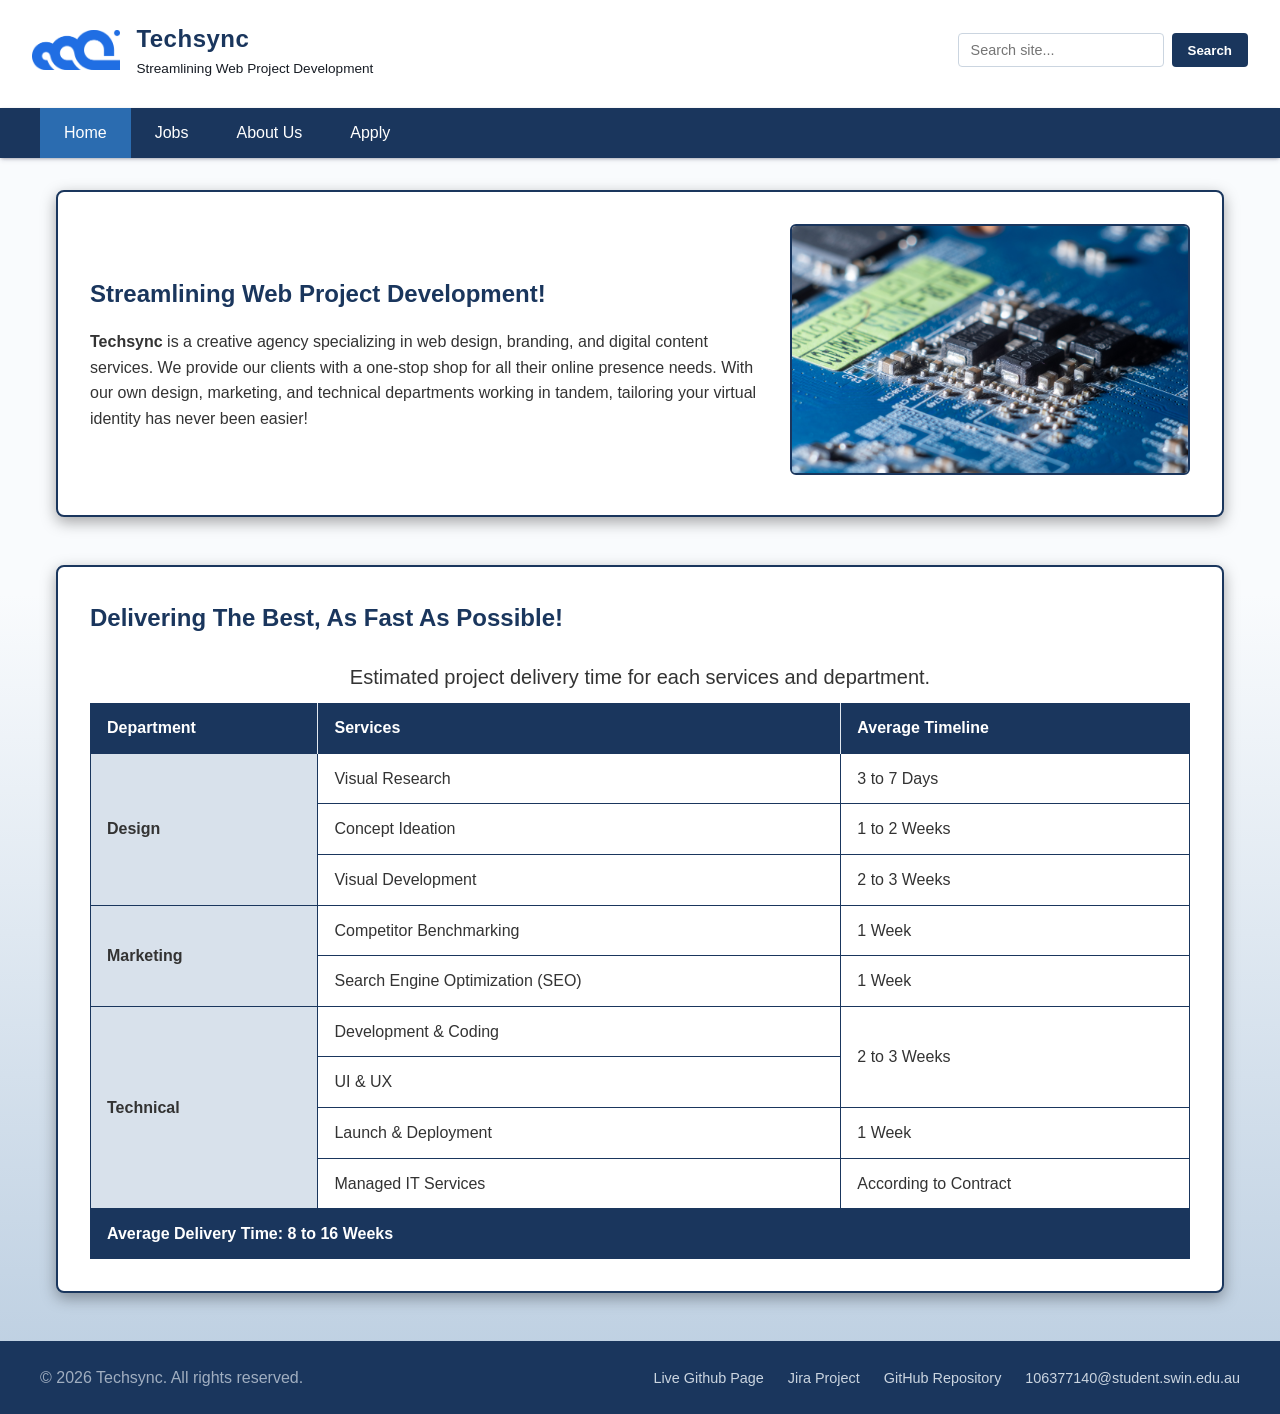
<file: index.html>
<!DOCTYPE html>
<html lang="en">

<head>
    <meta charset="UTF-8">
    <meta name="viewport" content="width=device-width, initial-scale=1.0">

    <title>Techsync | Home</title>

    <link rel="stylesheet" href="styles.css">
    <link rel="icon" type="image/x-icon" href="favicon.ico">

    <style>
        body {
            background-image: linear-gradient(180deg, rgba(249, 251, 253, 1) 42%, rgba(186, 205, 224, 1) 100%);
        }
    </style>

</head>

<body>
    <header class="site-header">
        <div class="header-container">
            <div class="brand-identity">
                <a href="index.html">
                    <img src="images/logoipsum-438.png" alt="Techsync Company Logo" class="logo">
                </a>
                <div class="brand-text">
                    <h1 style="letter-spacing: 0.5px;">Techsync</h1>
                    <p class="slogan">Streamlining Web Project Development</p>
                </div>
            </div>

            <div class="search-container">
                <label for="site-search" class="sr-only">Search site</label>
                <input type="text" id="site-search" placeholder="Search site...">
                <button type="button">Search</button>
            </div>
        </div>

        <!-- Nav Menu -->
        <nav class="common-nav" aria-label="Main Navigation">
            <ul>
                <li><a href="index.html" class="active">Home</a></li>
                <li><a href="jobs.html">Jobs</a></li>
                <li><a href="about.html">About Us</a></li>
                <li><a href="apply.html">Apply</a></li>
            </ul>
        </nav>
    </header>

    <main class="home-page">

        <section style="display: flex; align-items: center; gap: 2rem;" class="home-section" id="intro-section"> <!-- Inline CSS -->
            <div class="home-intro-text">
                <h2>Streamlining Web Project Development!</h2>
                <p><strong>Techsync</strong> is a creative agency specializing in web design, branding, and digital
                    content services. We
                    provide our clients with a one-stop shop for all their online presence needs. With our own design,
                    marketing, and technical departments working in tandem, tailoring your virtual identity has never
                    been easier! </p>
            </div>
            <div class="home-intro-image">
                <img src="images/homeimage.png" alt="A blue motherboard">
            </div>
        </section>

        <section class="home-section" id="table-section">
            <h2>Delivering The Best, As Fast As Possible!</h2>
            <div class="table-wrapper">
                <table>
                    <caption>Estimated project delivery time for each services and department.</caption>
                    <thead>
                        <tr>
                            <th scope="col">Department</th>
                            <th scope="col">Services</th>
                            <th scope="col">Average Timeline</th>
                        </tr>
                    </thead>
                    <tbody>
                        <tr>
                            <td rowspan="3" class="department"><strong>Design</strong>
                            <td>Visual Research</td>
                            <td>3 to 7 Days</td>
                        </tr>
                        <tr>
                            <td>Concept Ideation</td>
                            <td>1 to 2 Weeks</td>
                        </tr>
                        <tr>
                            <td>Visual Development</td>
                            <td>2 to 3 Weeks</td>
                        </tr>
                        <tr>

                            <td rowspan="2" class="department"><strong>Marketing</strong></td>
                            <td>Competitor Benchmarking</td>
                            <td>1 Week</td>
                        </tr>
                        <tr>
                            <td>Search Engine Optimization (SEO)</td>
                            <td>1 Week</td>
                        </tr>
                        <tr>
                            <td rowspan="4" class="department"><strong>Technical</strong></td>
                            <td>Development & Coding</td>
                            <td rowspan="2">2 to 3 Weeks</td>
                        </tr>
                        <tr>
                            <td>UI & UX</td>
                        </tr>
                        <tr>
                            <td>Launch & Deployment</td>
                            <td>1 Week</td>
                        </tr>
                        <tr>
                            <td>Managed IT Services</td>
                            <td>According to Contract</td>
                        </tr>
                        <tr>
                            <th colspan="3">
                                Average Delivery Time: 8 to 16 Weeks
                            </th>
                        </tr>
                    </tbody>
                </table>
            </div>
        </section>

    </main>


    <footer class="site-footer">
        <div class="footer-container">
            <p>&copy; 2026 Techsync. All rights reserved.</p>
            <ul class="footer-links">
                <li><a href="https://106377140.github.io/Applied-Web-Project-1">Live Github Page</a></li>
                <li><a href="https://techsync.atlassian.net/jira/software/projects/SCRUM/summary" target="_blank"
                        rel="noopener">Jira Project</a></li>
                <li><a href="https://github.com/106377140/Applied-Web-Project-1" target="_blank" rel="noopener">GitHub
                        Repository</a></li>
                <li><a href="mailto:106377140@student.swin.edu.au">106377140@student.swin.edu.au</a></li>
            </ul>
        </div>
    </footer>

</body>

</html>
</file>
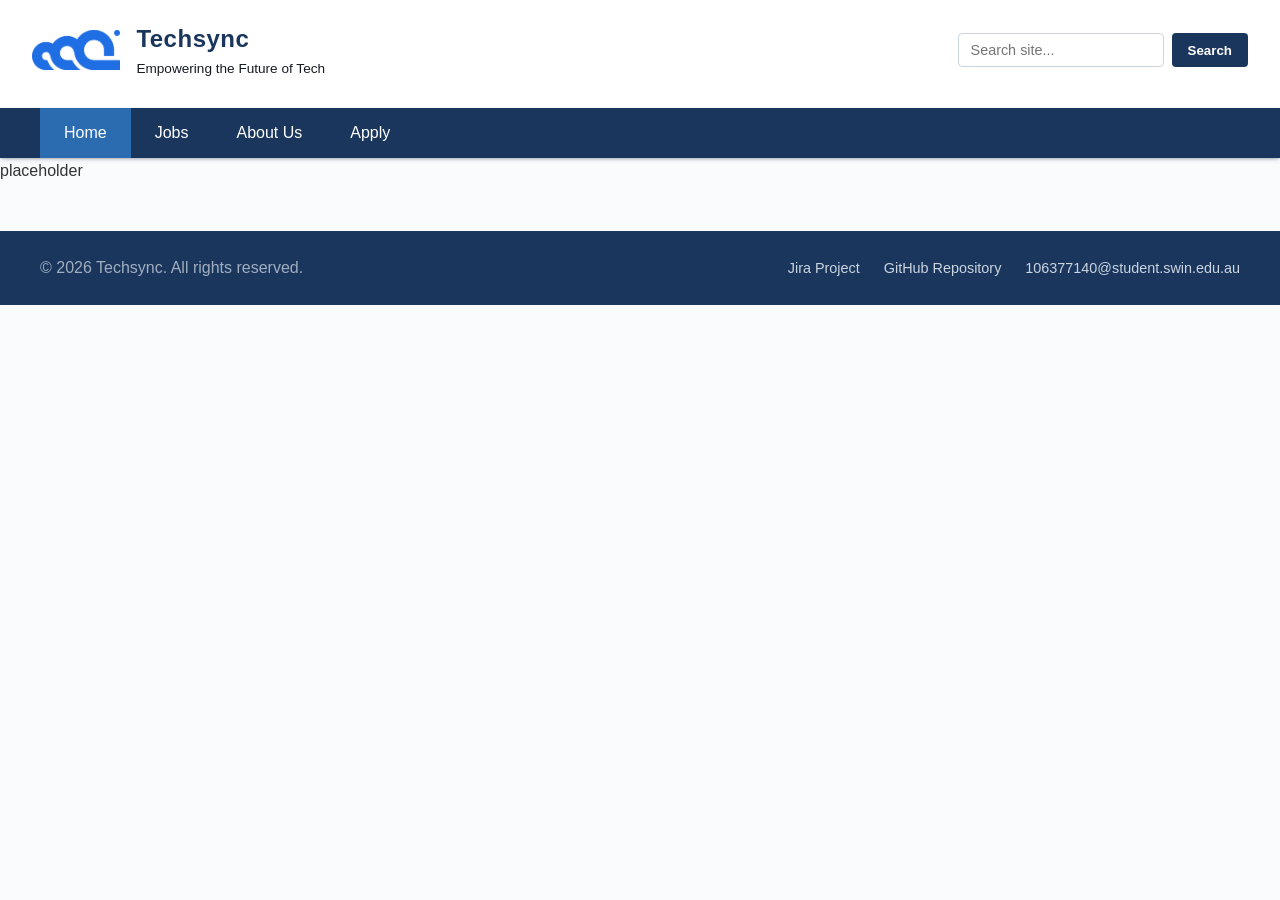
<file: docs/index.html>
<!DOCTYPE html>
<html lang="en">
<head>
    <meta charset="UTF-8">
    <meta name="viewport" content="width=device-width, initial-scale=1.0">
    <title>Techsync | Home</title>
    <link rel="stylesheet" href="..\styles.css">

    <style>
        .welcome-badge {
            background-color: #ebefff;
            color: #2368a8;
            padding: 0.25rem 0.75rem;
            border-radius: 9999px;
            font-size: 0.75rem;
            font-weight: 600;
            display: inline-block;
            margin-bottom: 0.5rem;
        }
    </style>
</head>

<body>
    <header class="site-header">
        <div class="header-container">
            <div class="brand-identity">
                <img src="..\images\logoipsum-438.png" alt="Techsync Company Logo" class="logo">
                <div class="brand-text">
                    <h1 style="letter-spacing: 0.5px;">Techsync</h1>
                    <p class="slogan">Empowering the Future of Tech</p>
                </div>
            </div>

            <div class="search-container">
                <label for="site-search" class="sr-only">Search site</label>
                <input type="text" id="site-search" placeholder="Search site..." aria-label="Search site">
                <button type="button">Search</button>
            </div>
        </div>

        <!-- Nav Menu -->
        <nav class="common-nav" aria-label="Main Navigation">
            <ul>
                <li><a href="index.html" class="active">Home</a></li>
                <li><a href="jobs.html">Jobs</a></li>
                <li><a href="about.html">About Us</a></li>
                <li><a href="apply.html">Apply</a></li>
            </ul>
        </nav>
    </header>
    
    <main>
        placeholder
    </main>


    <footer class="site-footer">
        <div class="footer-container">
            <p>&copy; 2026 Techsync. All rights reserved.</p>
            <ul class="footer-links">
                <li><a href="" target="_blank" rel="noopener">Jira Project</a></li>
                <li><a href="" target="_blank" rel="noopener">GitHub Repository</a></li>
                <li><a href="mailto:106377140@student.swin.edu.au">106377140@student.swin.edu.au</a></li>
            </ul>
        </div>
    </footer>

</body>
</html>
</file>
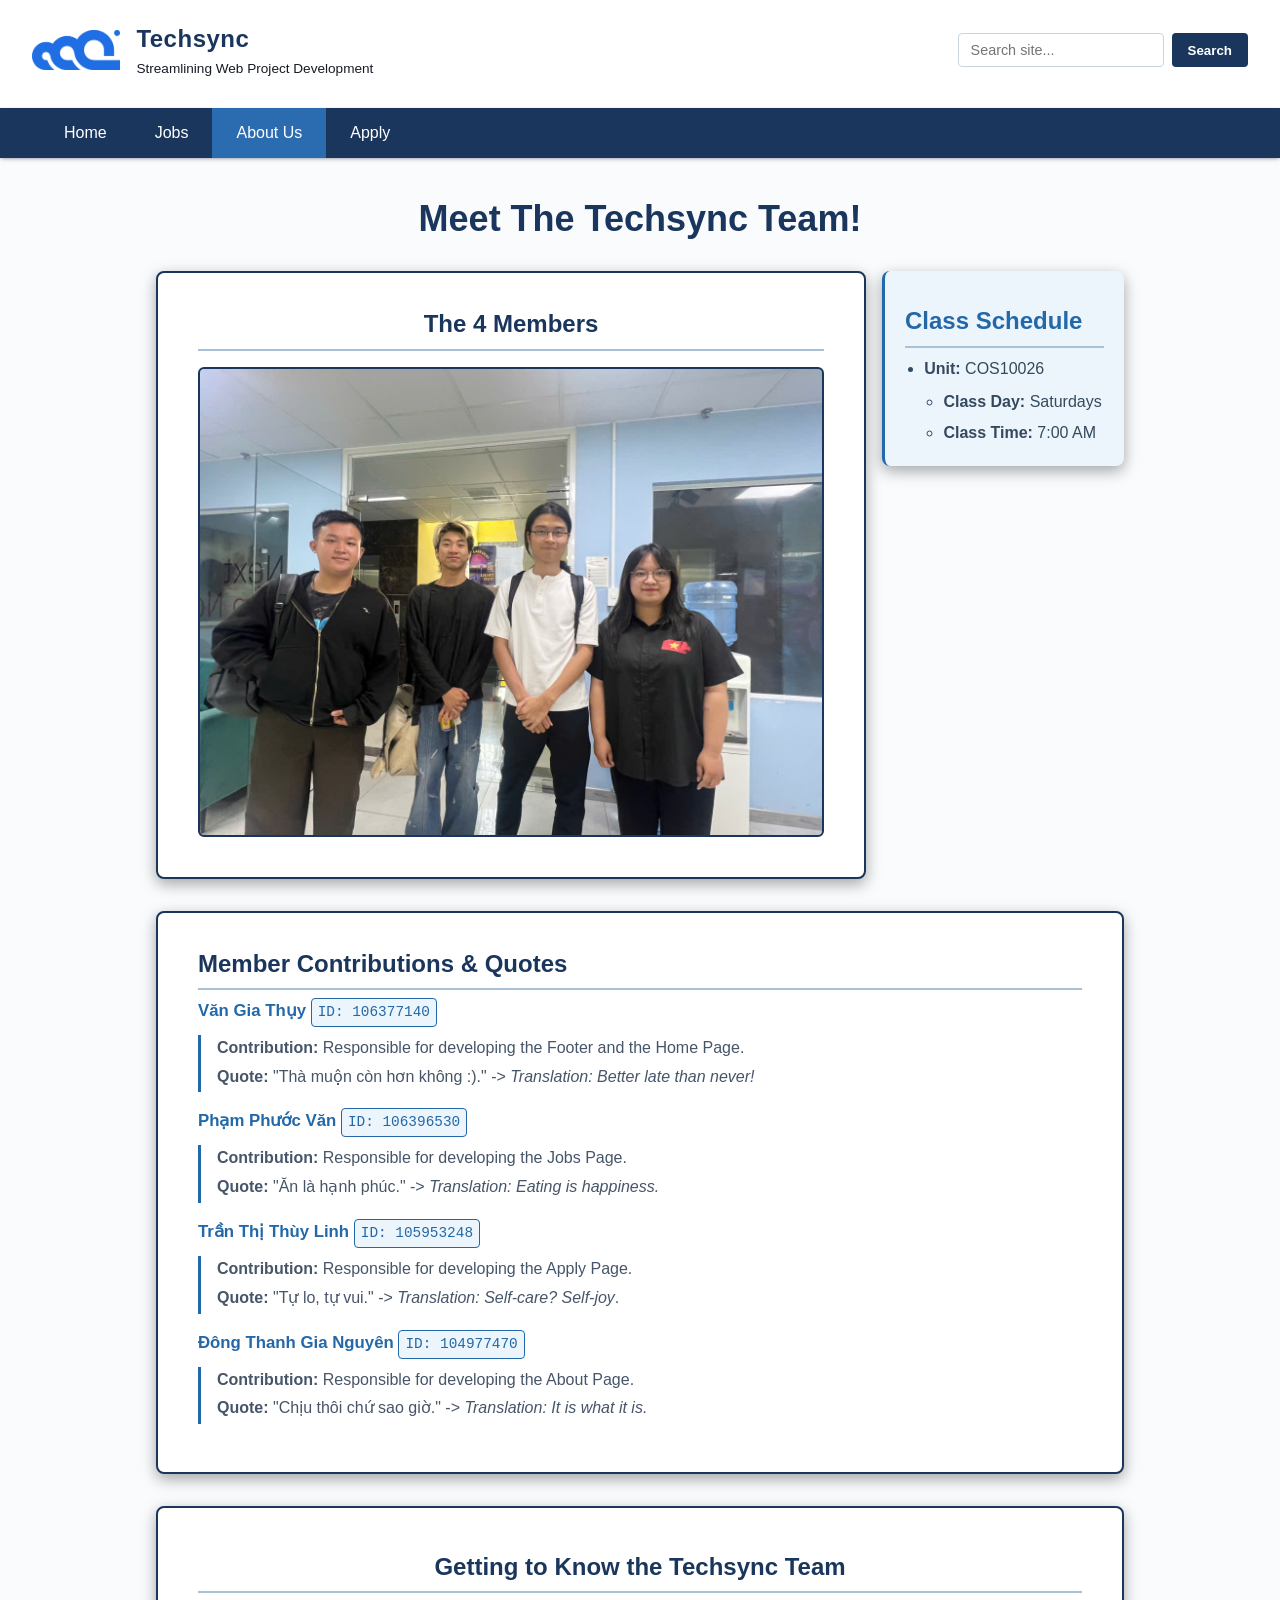
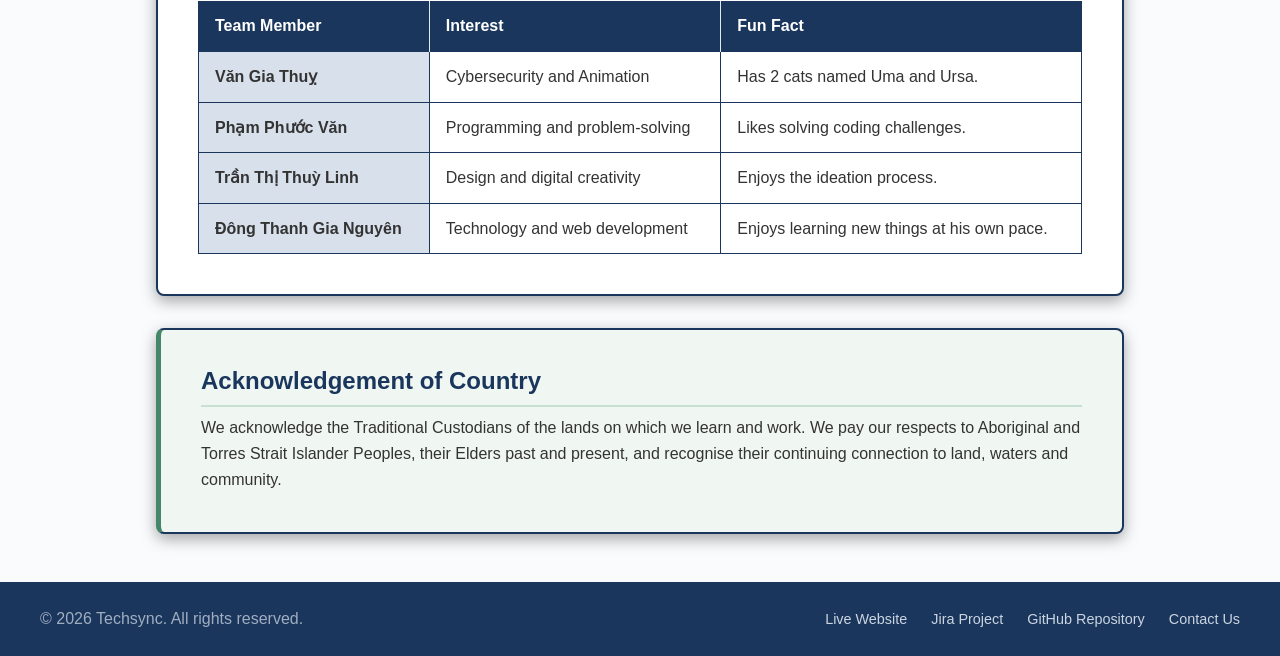
<file: about.html>
<!DOCTYPE html>
<html lang="en">

<head>
    <meta charset="UTF-8">
    <meta name="viewport" content="width=device-width, initial-scale=1.0">
    <meta name="description" content="Learn about the Techsync team and our Applied Web Project.">

    <title>Techsync | About Us</title>

    <link rel="stylesheet" href="styles.css">
    <link rel="icon" type="image/x-icon" href="favicon.ico">

    <style>
        .about-main .acknowledgement-section {
            background-color: #f0f7f2;
            border-left: 5px solid #43866a;
        }

        .about-main .acknowledgement-section h2 {
            border-bottom-color: #c7e0d1;
        }
    </style>
</head>

<body>

    <!-- HEADER -->
    <header class="site-header">
        <div class="header-container">
            <div class="brand-identity">
                <a href="index.html">
                    <img src="images/logoipsum-438.png" alt="Techsync Company Logo" class="logo">
                </a>
                <div class="brand-text">
                    <h1 style="letter-spacing: 0.5px;">Techsync</h1>
                    <p class="slogan">Streamlining Web Project Development</p>
                </div>
            </div>

            <div class="search-container">
                <label for="site-search" class="sr-only">Search site</label>
                <input type="text" id="site-search" placeholder="Search site...">
                <button type="button">Search</button>
            </div>
        </div>

        <!-- Nav Menu -->
        <nav class="common-nav" aria-label="Main Navigation">
            <ul>
                <li><a href="index.html">Home</a></li>
                <li><a href="jobs.html">Jobs</a></li>
                <li><a href="about.html" class="active">About Us</a></li>
                <li><a href="apply.html">Apply</a></li>
            </ul>
        </nav>
    </header>

   
    <main class="about-page">
        <div class="about-main">
            <h1>Meet The Techsync Team!</h1>


            <aside class="about-aside">
                <h2 style="color: #2368a8;">Class Schedule</h2>
                <ul>
                    <li><strong>Unit:</strong> COS10026
                        <ul>
                            <li><strong>Class Day:</strong> Saturdays</li>
                            <li><strong>Class Time:</strong> 7:00 AM</li>
                        </ul>
                    </li>
                </ul>
            </aside>

            <section id="about-image-section">
                <figure class="about-figure">
                    <img src="images/Team_member.jpg" alt="Techsync team">
                    <figcaption>
                        <h2>The 4 Members</h2>
                    </figcaption>
                </figure>
            </section>



            <section>
                <h2>Member Contributions & Quotes</h2>
                <dl>
                    <dt><strong>Văn Gia Thụy</strong> <span class="student-id">ID: 106377140</span></dt>
                    <dd>
                        <p><strong>Contribution: </strong>Responsible for developing the Footer and the Home Page.</p>
                        <p><strong>Quote: </strong>"Thà muộn còn hơn không :)." -> <em>Translation: Better late than
                                never!</em></p>
                    </dd>

                    <dt><strong>Phạm Phước Văn</strong> <span class="student-id">ID: 106396530</span>
                    </dt>
                    <dd>
                        <p><strong>Contribution: </strong>Responsible for developing the Jobs Page.</p>
                        <p><strong>Quote: </strong>"Ăn là hạnh phúc." -> <em>Translation: Eating is happiness.</em></p>
                    </dd>
                    <dt><strong>Trần Thị Thùy Linh</strong> <span class="student-id">ID: 105953248</span>
                    </dt>
                    <dd>
                        <p><strong>Contribution: </strong>Responsible for developing the Apply Page.</p>
                        <p><strong>Quote: </strong>"Tự lo, tự vui." -> <em>Translation: Self-care? Self-joy</em>.</p>
                    </dd>
                    <dt><strong>Đông Thanh Gia Nguyên</strong> <span class="student-id">ID: 104977470</span>
                    </dt>
                    <dd>
                        <p><strong>Contribution: </strong>Responsible for developing the About Page.</p>
                        <p><strong>Quote: </strong>"Chịu thôi chứ sao giờ." -> <em>Translation: It is what it is.</em></p>
                    </dd>
                </dl>
            </section>

            
            <section>
                <div class="table-wrapper">
                    <table>
                        <caption>
                            <h2>Getting to Know the Techsync Team</h2>
                        </caption>

                        <thead>
                            <tr>
                                <th scope="col">Team Member</th>
                                <th scope="col">Interest</th>
                                <th scope="col">Fun Fact</th>
                            </tr>
                        </thead>

                        <tbody>
                            <tr>
                                <td class="team-member"><strong>Văn Gia Thuỵ</strong></td>
                                <td>Cybersecurity and Animation</td>
                                <td>Has 2 cats named Uma and Ursa.</td>
                            </tr>

                            <tr>
                                <td class="team-member"><strong>Phạm Phước Văn</strong></td>
                                <td>Programming and problem-solving</td>
                                <td>Likes solving coding challenges.</td>
                            </tr>

                            <tr>
                                <td class="team-member"><strong>Trần Thị Thuỳ Linh</strong></td>
                                <td>Design and digital creativity</td>
                                <td>Enjoys the ideation process.</td>
                            </tr>

                            <tr>
                                <td class="team-member"><strong>Đông Thanh Gia Nguyên</strong></td>
                                <td>Technology and web development</td>
                                <td>Enjoys learning new things at his own pace.</td>
                            </tr>
                        </tbody>
                    </table>
                </div>
            </section>

            <section class="acknowledgement-section" aria-labelledby="acknowledgement-heading">

                <h2 id="acknowledgement-heading">
                    Acknowledgement of Country
                </h2>

                <p>
                    We acknowledge the Traditional Custodians of the lands
                    on which we learn and work. We pay our respects to
                    Aboriginal and Torres Strait Islander Peoples, their
                    Elders past and present, and recognise their continuing
                    connection to land, waters and community.
                </p>
            </section>
        </div>


    </main>


    <footer class="site-footer">
        <div class="footer-container">

            <p>&copy; 2026 Techsync. All rights reserved.</p>

            <ul class="footer-links">
                <li>
                    <a href="https://106377140.github.io/Applied-Web-Project-1">
                        Live Website
                    </a>
                </li>

                <li>
                    <a href="https://techsync.atlassian.net/jira/software/projects/SCRUM/summary" target="_blank"
                        rel="noopener noreferrer">
                        Jira Project
                    </a>
                </li>

                <li>
                    <a href="https://github.com/106377140/Applied-Web-Project-1" target="_blank"
                        rel="noopener noreferrer">
                        GitHub Repository
                    </a>
                </li>

                <li>
                    <a href="mailto:106377140@student.swin.edu.au">
                        Contact Us
                    </a>
                </li>
            </ul>
        </div>
    </footer>

</body>

</html>
</file>
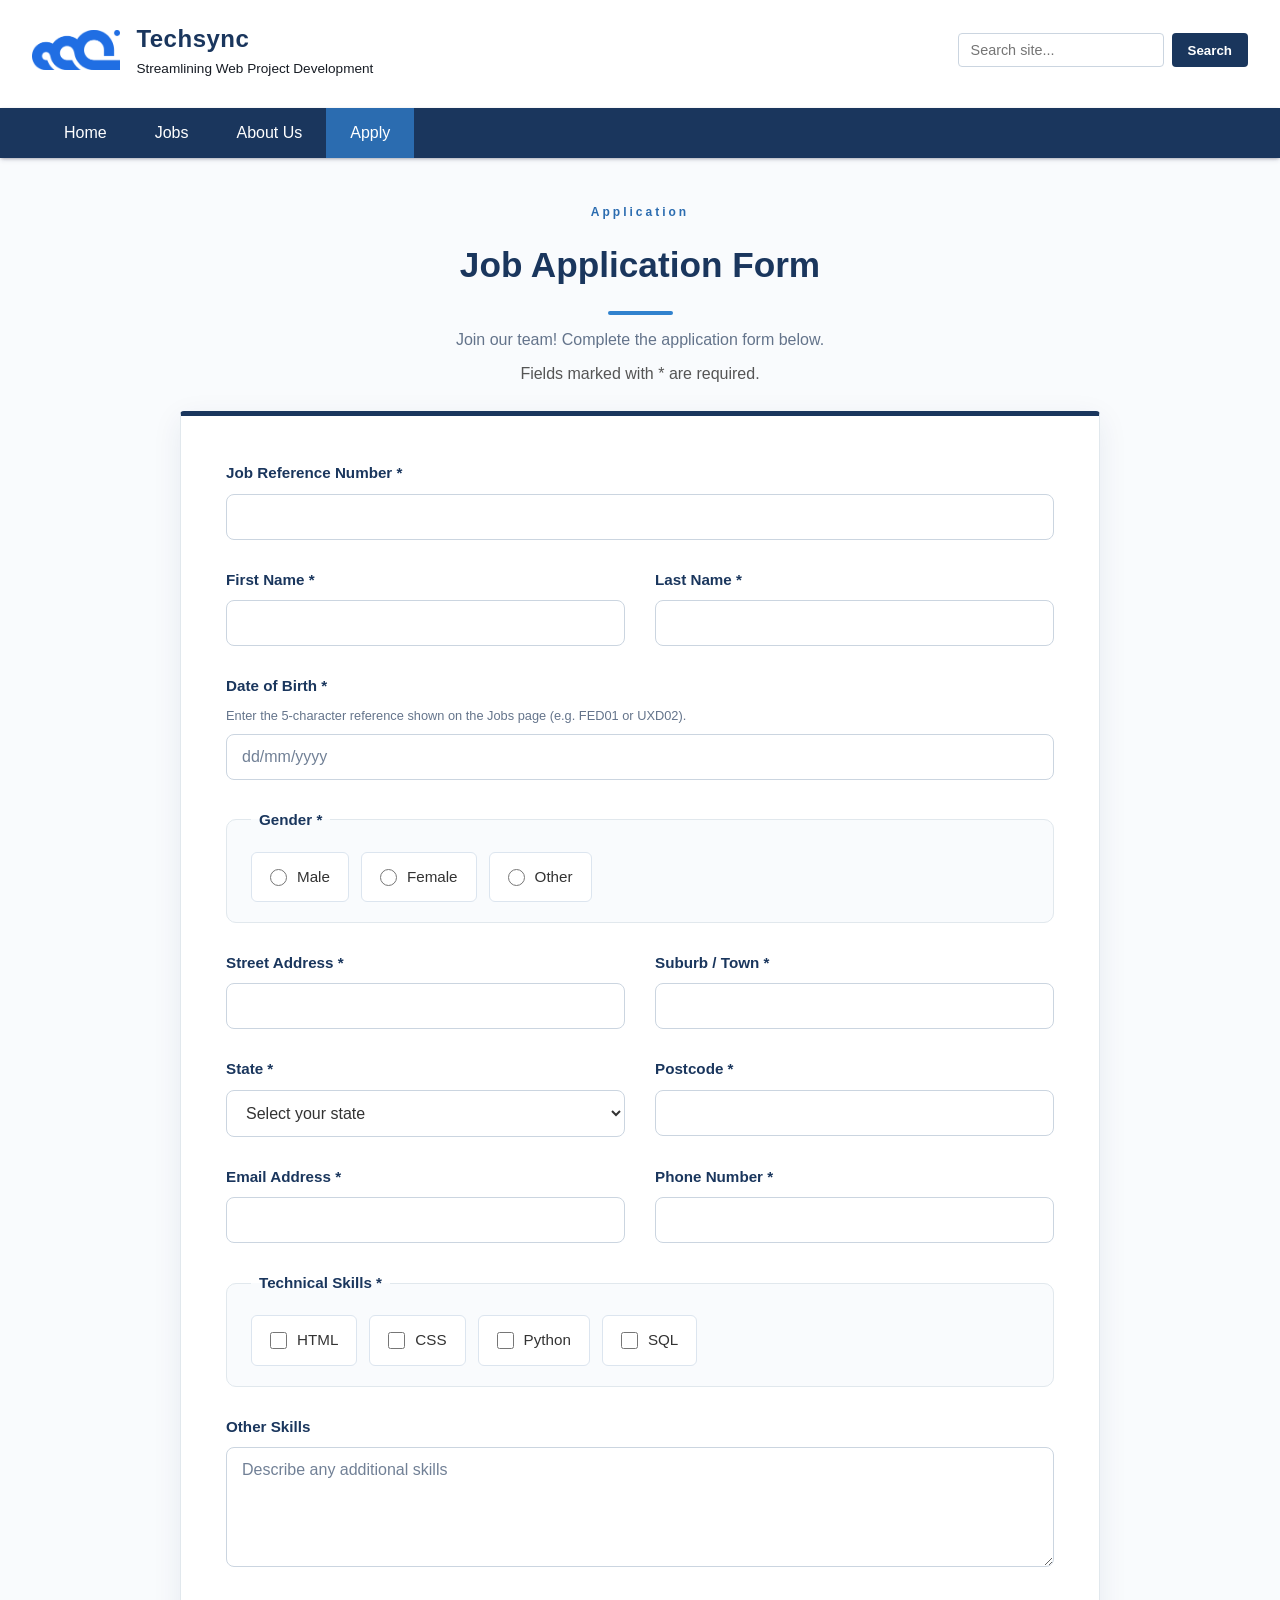
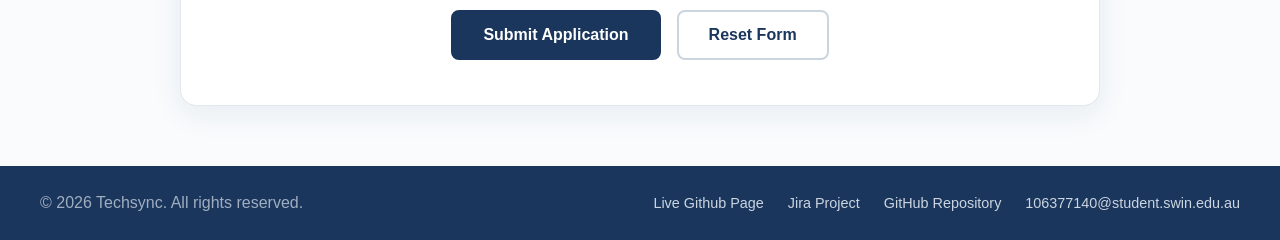
<file: apply.html>
<!DOCTYPE html>
<html lang="en">

<head>
    <meta charset="UTF-8">
    <meta name="viewport" content="width=device-width, initial-scale=1.0">
    <title>Techsync | Job Application</title>
    <link rel="stylesheet" href="styles.css">
    <link rel="icon" type="image/x-icon" href="favicon.ico">

    <style>
        .application-intro {
            text-align: center;
        }
    </style>
</head>

<body>

    <!-- Header -->
    <header class="site-header">
        <div class="header-container">
            <div class="brand-identity">
                <a href="index.html">
                    <img src="images/logoipsum-438.png" alt="Techsync Company Logo" class="logo">
                </a>
                <div class="brand-text">
                    <h1 style="letter-spacing: 0.5px;">Techsync</h1>
                    <p class="slogan">Streamlining Web Project Development</p>
                </div>
            </div>

            <div class="search-container">
                <label for="site-search" class="sr-only">Search site</label>
                <input type="text" id="site-search" placeholder="Search site...">
                <button type="button">Search</button>
            </div>
        </div>

        <!-- Nav Menu -->
        <nav class="common-nav" aria-label="Main Navigation">
            <ul>
                <li><a href="index.html">Home</a></li>
                <li><a href="jobs.html">Jobs</a></li>
                <li><a href="about.html">About Us</a></li>
                <li><a href="apply.html" class="active">Apply</a></li>
            </ul>
        </nav>
    </header>

    <main>

        <section class="application-intro">

            <h2>Job Application Form</h2>

            <p>
                Join our team! Complete the application form below.
            </p>

            <!-- Inline CSS -->
            <p style="color: #555;">
                Fields marked with * are required.
            </p>

        </section>

        <form action="https://mercury.swin.edu.au/it000000/formtest.php" method="post" class="application-form">

            <!-- Job Reference -->
            <div class="form-group form-full">
                <label for="jobref">
                    Job Reference Number *
                </label>

                <input type="text" id="jobref" name="jobref" pattern="[A-Za-z0-9]{5}" maxlength="5"
                    title="Enter exactly 5 letters or numbers" required>
            </div>

            <!-- First Name -->
            <div class="form-group">
                <label for="firstname">
                    First Name *
                </label>

                <input type="text" id="firstname" name="firstname" maxlength="20" pattern="[A-Za-z]{1,20}"
                    title="Use letters only, maximum 20 characters" required>
            </div>

            <!-- Last Name -->
            <div class="form-group">
                <label for="lastname">
                    Last Name *
                </label>

                <input type="text" id="lastname" name="lastname" maxlength="20" pattern="[A-Za-z]{1,20}"
                    title="Use letters only, maximum 20 characters" required>
            </div>

            <!-- Date of Birth -->
            <div class="form-group form-full">
                <label for="dob">
                    Date of Birth *
                </label>

                <small>Enter the 5-character reference shown on the Jobs page (e.g. FED01 or UXD02).</small>

                <input type="text" id="dob" name="dob" 
                    placeholder="dd/mm/yyyy" 
                    inputmode="numeric"
                    pattern="(0[1-9]|[12][0-9]|3[01])/(0[1-9]|1[0-2])/[0-9]{4}" 
                    title="Enter date as dd/mm/yyyy"
                    required>
            </div>

            <!-- Gender -->
            <fieldset class="form-group">

                <legend>Gender *</legend>

                <label>
                    <input type="radio" name="gender" value="male" required>
                    Male
                </label>

                <label>
                    <input type="radio" name="gender" value="female">
                    Female
                </label>

                <label>
                    <input type="radio" name="gender" value="other">
                    Other
                </label>

            </fieldset>

            <!-- Street Address -->
            <div class="form-group">
                <label for="address">
                    Street Address *
                </label>

                <input type="text" id="address" name="address" maxlength="40" required>
            </div>

            <!-- Suburb -->
            <div class="form-group">
                <label for="suburb">
                    Suburb / Town *
                </label>

                <input type="text" id="suburb" name="suburb" maxlength="40" required>
            </div>

            <!-- State -->
            <div class="form-group">
                <label for="state">
                    State *
                </label>

                <select id="state" name="state" required>

                    <option value="">
                        Select your state
                    </option>

                    <option value="VIC">VIC</option>
                    <option value="NSW">NSW</option>
                    <option value="QLD">QLD</option>
                    <option value="NT">NT</option>
                    <option value="WA">WA</option>
                    <option value="SA">SA</option>
                    <option value="TAS">TAS</option>
                    <option value="ACT">ACT</option>

                </select>
            </div>

            <!-- Postcode -->
            <div class="form-group">
                <label for="postcode">
                    Postcode *
                </label>

                <input type="text" id="postcode" name="postcode" pattern="[0-9]{4}" maxlength="4" inputmode="numeric"
                    title="Enter exactly 4 digits" required>
            </div>

            <!-- Email -->
            <div class="form-group">
                <label for="email">
                    Email Address *
                </label>

                <input type="email" id="email" name="email" required>
            </div>

            <!-- Phone -->
            <div class="form-group">
                <label for="phone">
                    Phone Number *
                </label>

                <input type="tel" id="phone" name="phone" pattern="[0-9]{8,12}" title="Enter 8 to 12 digits" required>
            </div>

            <!-- Skills -->
            <fieldset class="form-group">

                <legend>Technical Skills *</legend>

                <label>
                    <input type="checkbox" name="skills[]" value="HTML">
                    HTML
                </label>

                <label>
                    <input type="checkbox" name="skills[]" value="CSS">
                    CSS
                </label>

                <label>
                    <input type="checkbox" name="skills[]" value="Python">
                    Python
                </label>

                <label>
                    <input type="checkbox" name="skills[]" value="SQL">
                    SQL
                </label>

            </fieldset>

            <!-- Other Skills -->
            <div class="form-group form-full">

                <label for="otherskills">
                    Other Skills
                </label>

                <textarea id="otherskills" name="otherskills" 
                rows="5" 
                placeholder="Describe any additional skills"></textarea>

            </div>

            <!-- Buttons -->
            <div class="form-buttons">

                <button type="submit">
                    Submit Application
                </button>

                <button type="reset">
                    Reset Form
                </button>

            </div>

        </form>

    </main>

    <!-- Footer -->
    <footer class="site-footer">
        <div class="footer-container">
            <p>&copy; 2026 Techsync. All rights reserved.</p>
            <ul class="footer-links">
                <li><a href="https://106377140.github.io/Applied-Web-Project-1">Live Github Page</a></li>
                <li><a href="https://techsync.atlassian.net/jira/software/projects/SCRUM/summary" target="_blank"
                        rel="noopener">Jira Project</a></li>
                <li><a href="https://github.com/106377140/Applied-Web-Project-1" target="_blank" rel="noopener">GitHub
                        Repository</a></li>
                <li><a href="mailto:106377140@student.swin.edu.au">106377140@student.swin.edu.au</a></li>
            </ul>
        </div>
    </footer>

</body>

</html>
</file>
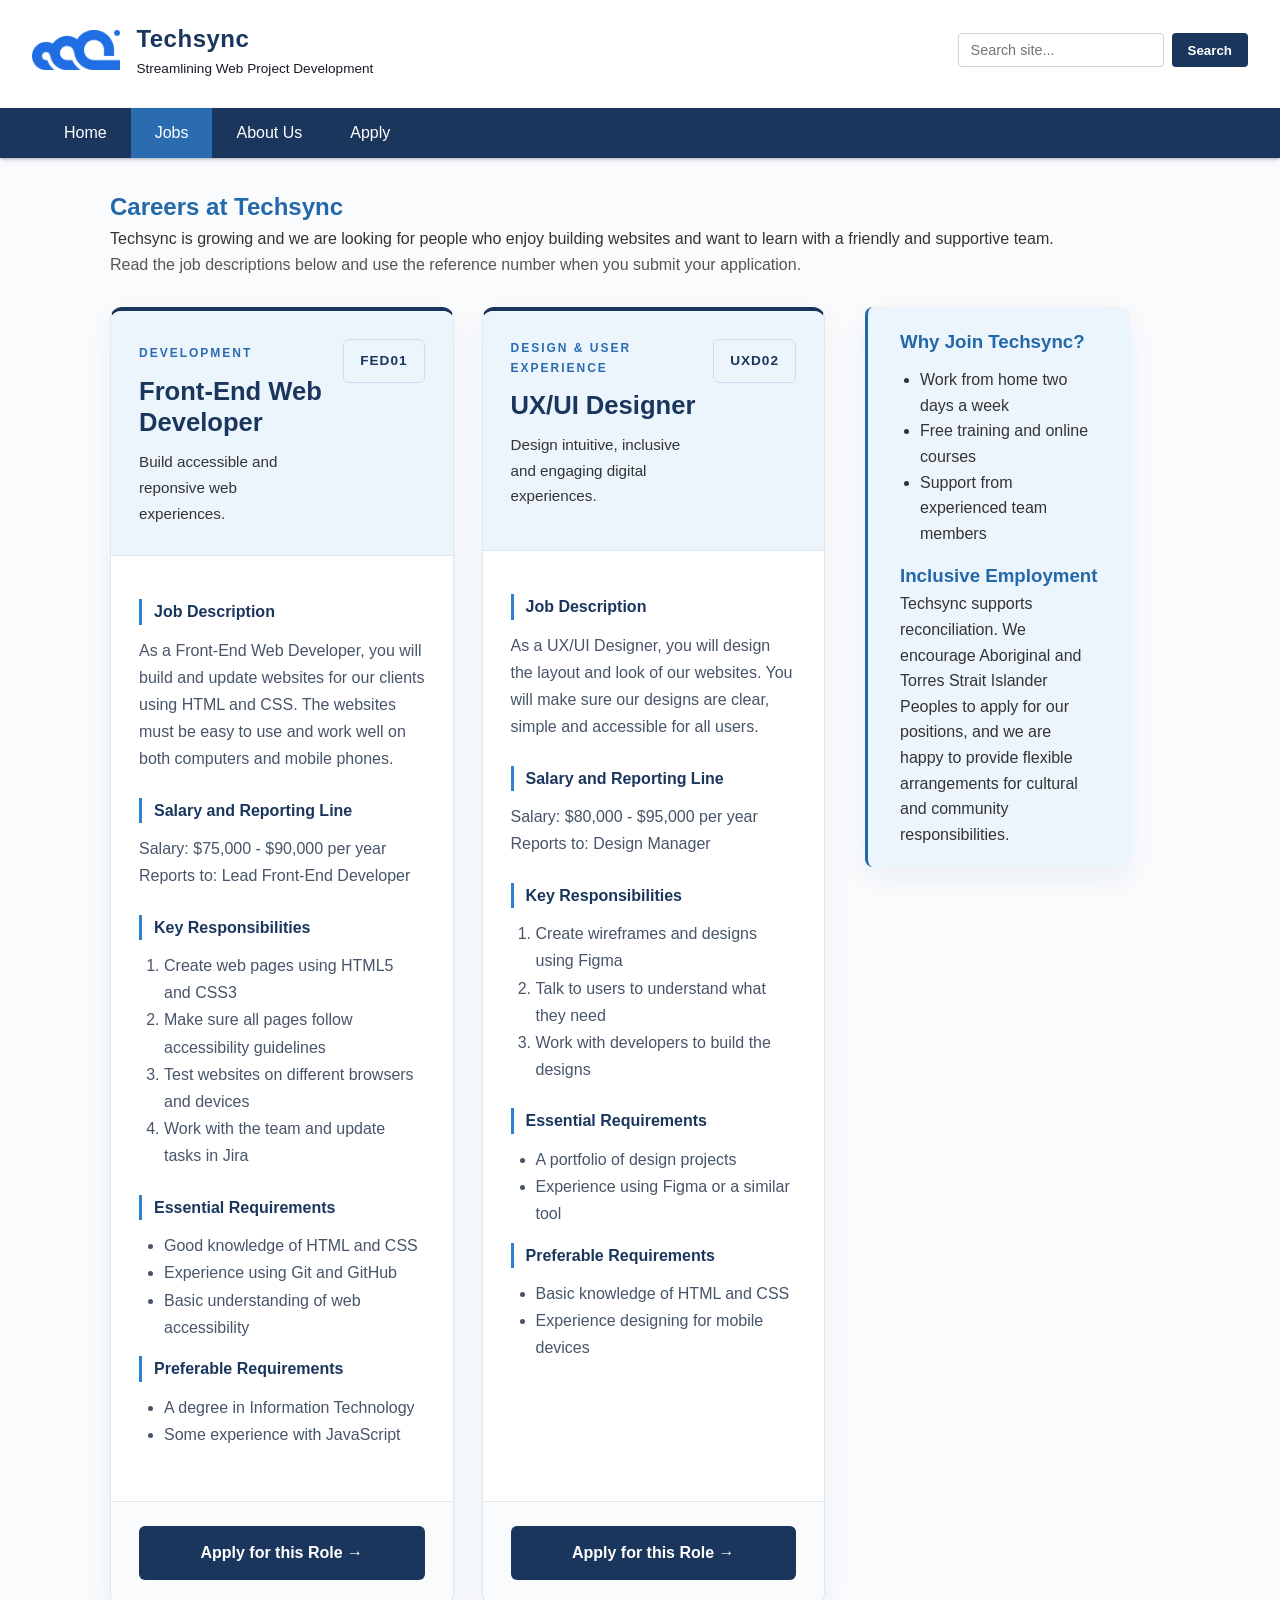
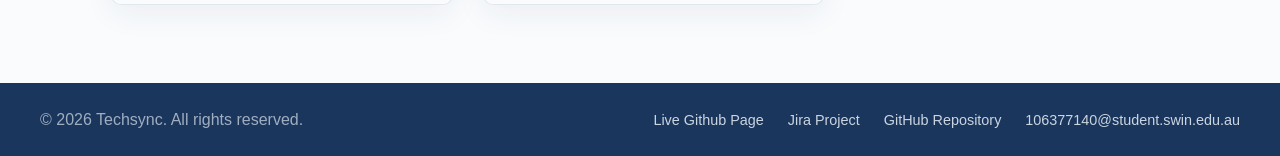
<file: jobs.html>
<!doctype html>
<!--
    Jobs page - Techsync
    Author: Phạm Phước Văn
    Acknowledgement: GenAI (Gemini) was used to help create this page.
    The content was checked and edited by Phạm Phước Văn.
-->
<html lang="en">

<head>
  <meta charset="UTF-8" />
  <meta name="viewport" content="width=device-width, initial-scale=1.0" />
  <meta name="description" content="Job vacancies at Techsync" />
  <meta name="author" content="Phuoc Van Pham" />

  <title>Techsync | Jobs</title>

  <link rel="stylesheet" href="styles.css" />
  <link rel="icon" type="image/x-icon" href="favicon.ico">

  <style>
    /* Embedded CSS for the Jobs page */
    .jobs-intro {
      margin-bottom: 30px;
    }

    .jobs-intro h2 {
      color: #2368a8;
    }

    .job-ref {
      color: #2368a8;
      font-weight: bold;
    }
  </style>
</head>

<body>
  <header class="site-header">

    <div class="header-container">
      <div class="brand-identity">
        <a href="index.html">
          <img src="images/logoipsum-438.png" alt="Techsync Company Logo" class="logo">
        </a>
        <div class="brand-text">
          <h1 style="letter-spacing: 0.5px;">Techsync</h1>
          <p class="slogan">Streamlining Web Project Development</p>
        </div>
      </div>

      <div class="search-container">
        <label for="site-search" class="sr-only">Search site</label>
        <input type="text" id="site-search" placeholder="Search site..." aria-label="Search site" />
        <button type="button">Search</button>
      </div>
    </div>

    <!-- Nav Menu -->
    <nav class="common-nav" aria-label="Main Navigation">
      <ul>
        <li><a href="index.html">Home</a></li>
        <li><a href="jobs.html" class="active">Jobs</a></li>
        <li><a href="about.html">About Us</a></li>
        <li><a href="apply.html">Apply</a></li>
      </ul>
    </nav>
  </header>

  <!-- Main Content -->
  <main class="jobs-page">
    <!-- Jobs Introduction -->
    <section class="jobs-intro">
      <h2>Careers at Techsync</h2>

      <p>
        Techsync is growing and we are looking for people who enjoy building
        websites and want to learn with a friendly and supportive team.
      </p>

      <!-- Inline CSS -->
      <p style="color: #555">
        Read the job descriptions below and use the reference number when you
        submit your application.
      </p>
    </section>

    <!-- Why Join Us (Aside) -->
    <aside class="jobs-aside">
      <h3>Why Join Techsync?</h3>

      <ul>
        <li>Work from home two days a week</li>
        <li>Free training and online courses</li>
        <li>Support from experienced team members</li>
      </ul>

      <h3>Inclusive Employment</h3>

      <p>
        Techsync supports reconciliation. We encourage Aboriginal and Torres
        Strait Islander Peoples to apply for our positions, and we are happy
        to provide flexible arrangements for cultural and community
        responsibilities.
      </p>
    </aside>

    <div class="jobs-grid">
    <!-- Job 1: Front-End Web Developer -->
      <article class="job-section job-card">
        <div class="job-card-header">
          <div>
            <span class="job-category">DEVELOPMENT</span>
            <h3>Front-End Web Developer</h3>
            <p class="job-tagline">
              Build accessible and reponsive web experiences.
            </p>
          </div>

          <span class="job-reference-badge">FED01</span>
        </div>

        <div class="job-card-body">

        <!-- Job Description -->
          <section>
            <h4>Job Description</h4>

            <p>
              As a Front-End Web Developer, you will build and update websites for
              our clients using HTML and CSS. The websites must be easy to use and
              work well on both computers and mobile phones.
            </p>
          </section>

          <!-- Salary and Reporting Line -->
          <section>
            <h4>Salary and Reporting Line</h4>

            <p>Salary: $75,000 - $90,000 per year</p>
            <p>Reports to: Lead Front-End Developer</p>
          </section>

          <!-- Key Responsibilities -->
          <section>
            <h4>Key Responsibilities</h4>

            <ol>
              <li>Create web pages using HTML5 and CSS3</li>
              <li>Make sure all pages follow accessibility guidelines</li>
              <li>Test websites on different browsers and devices</li>
              <li>Work with the team and update tasks in Jira</li>
            </ol>
          </section>

          <!-- Requirements -->
          <section>
            <h4>Essential Requirements</h4>

            <ul>
              <li>Good knowledge of HTML and CSS</li>
              <li>Experience using Git and GitHub</li>
              <li>Basic understanding of web accessibility</li>
            </ul>

            <h4>Preferable Requirements</h4>

            <ul>
              <li>A degree in Information Technology</li>
              <li>Some experience with JavaScript</li>
            </ul>
          </section>

        </div>

        <footer class="job-card-footer">
          <a href="apply.html" class="apply-button">Apply for this Role &rarr;</a>
        </footer>
      </article>

      <!-- Job 2: UX/UI Designer -->
      <article class="job-section job-card">
        <div class="job-card-header">
          <div>
            <span class="job-category">DESIGN & USER EXPERIENCE</span>
            <h3>UX/UI Designer</h3>
            <p class="job-tagline">
              Design intuitive, inclusive and engaging digital experiences.
            </p>
          </div>

          <span class="job-reference-badge">UXD02</span>
        </div>

        <div class="job-card-body">
        <!-- Job Description -->
          <section>
            <h4>Job Description</h4>

            <p>
              As a UX/UI Designer, you will design the layout and look of our
              websites. You will make sure our designs are clear, simple and
              accessible for all users.
            </p>
          </section>

          <!-- Salary and Reporting Line -->
          <section>
            <h4>Salary and Reporting Line</h4>

            <p>Salary: $80,000 - $95,000 per year</p>
            <p>Reports to: Design Manager</p>
          </section>

          <!-- Key Responsibilities -->
          <section>
            <h4>Key Responsibilities</h4>

            <ol>
              <li>Create wireframes and designs using Figma</li>
              <li>Talk to users to understand what they need</li>
              <li>Work with developers to build the designs</li>
            </ol>
          </section>

          <!-- Requirements -->
          <section>
            <h4>Essential Requirements</h4>

            <ul>
              <li>A portfolio of design projects</li>
              <li>Experience using Figma or a similar tool</li>
            </ul>

            <h4>Preferable Requirements</h4>

            <ul>
              <li>Basic knowledge of HTML and CSS</li>
              <li>Experience designing for mobile devices</li>
            </ul>
          </section>

        </div>
        <footer class="job-card-footer">
          <a href="apply.html" class="apply-button">Apply for this Role &rarr;</a>
        </footer>
      </article>
    </div>
  </main>

  <footer class="site-footer">
    <div class="footer-container">
      <p>&copy; 2026 Techsync. All rights reserved.</p>
      <ul class="footer-links">
        <li><a href="https://106377140.github.io/Applied-Web-Project-1">Live Github Page</a></li>
        <li><a href="https://techsync.atlassian.net/jira/software/projects/SCRUM/summary" target="_blank"
            rel="noopener">Jira Project</a></li>
        <li><a href="https://github.com/106377140/Applied-Web-Project-1" target="_blank" rel="noopener">GitHub
            Repository</a></li>
        <li><a href="mailto:106377140@student.swin.edu.au">106377140@student.swin.edu.au</a></li>
      </ul>
    </div>
  </footer>
</body>

</html>
</file>
<file: styles.css>
* {
    margin: 0;
    padding: 0;
    box-sizing: border-box;
}

.table-wrapper {
    overflow-x: auto;
    max-width: 100%;
}

.sr-only {
    position: absolute;
    left: -10000px;
    width: 1px;
    height: 1px;
    top: auto;
    overflow: hidden;
}

body {
    font-family: 'Segoe UI', Tahoma, Geneva, Verdana, sans-serif;
    line-height: 1.6;
    color: #333333;
    background-color: #f9fbfd;
}

.site-header {
    background-color: #ffffff;
}

.header-container {

    width: 100%;
    display: flex;
    flex-wrap: wrap;
    justify-content: space-between;
    align-items: center;
    gap: 1rem;
    padding: 1.25rem 2rem;
}

.brand-identity {
    display: flex;
    align-items: center;
    gap: 1rem;
}

.logo {
    display: block;
    height: 40px;
    width: auto;
}

.brand-text h1 {
    font-size: 1.5rem;
    color: #1a365d;
}

.slogan {
    font-size: 0.85rem;
    color: #171c24;
}

/* Search Box Styling */
.search-container {
    display: flex;
    gap: 0.5rem;
}

/* Home Page */
.home-page {
    max-width: 1200px;
    margin: 2rem auto;
    padding: 0 1rem;
    display: flex;
    flex-direction: column;
    gap: 3rem;
}

.home-section {
    background: #ffffff;
    padding: 2rem;
    border-radius: 8px;
    border: 2px solid #1a365d;
    box-shadow: rgba(0, 0, 0, 0.35) 0px 5px 15px;
}

.home-section h2 {
    color: #1a365d;
    margin-bottom: 1rem;
}

.home-intro-text {
    flex: 1;
}

.home-intro-image img {
    border-radius: 6px;
    width: 400px;
    max-width: 100%;
    height: auto;
    border: 2px solid #1a365d;
}



.home-page table,
.about-page table {
    width: 100%;
    border-collapse: collapse;
    text-align: left;
    margin-top: 0.5rem;
}

.home-page th,
.home-page td,
.about-page th,
.about-page td {
    padding: 0.75rem 1rem;
}

.home-page td,
.about-page td {
    border: 1px solid #1a365d;
}

.home-page th,
.about-page th {
    background-color: #1a365d;
    color: #ffffff;
    border-right: 1px solid #e2e8f0;
}

.home-page th:first-child,
.about-page th:first-child {
    border-left: 1px solid #1a365d;
}

.home-page th:last-child,
.about-page th:last-child {
    border-right: 1px solid #1a365d;
}

.home-page table caption {
    margin-bottom: 10px;
    font-size: 1.25rem;
}

.department,
.team-member {
    background-color: #D8E1EB;
}


/* Navigation Menu */

.search-container input {
    padding: 0.5rem 0.75rem;
    border: 1px solid #cbd5e0;
    border-radius: 4px;
    outline: none;
    font-size: 0.9rem;
}

.search-container input:focus {
    border-color: #3182ce;
    box-shadow: 0 0 0 3px rgba(49, 130, 206, 0.15);
    /* Accessibility focus ring */
}

.search-container button {
    padding: 0.5rem 1rem;
    background-color: #1a365d;
    color: #ffffff;
    border: none;
    border-radius: 4px;
    cursor: pointer;
    font-weight: 600;
}

.search-container button:hover {
    background-color: #2b6cb0;
}

.common-nav {
    background-color: #1a365d;
    width: 100%;
    margin-top: 0.5rem;
    position: relative;
    z-index: 1;
    box-shadow: rgba(50, 50, 93, 0.25) 0px 2px 5px -1px, rgba(0, 0, 0, 0.3) 0px 1px 3px -1px;
}

.common-nav ul {
    max-width: 1200px;
    margin: 0 auto;
    list-style: none;
    display: flex;
    flex-wrap: wrap;
}

.common-nav li a {
    display: block;
    padding: 0.75rem 1.5rem;
    color: #ffffff;
    text-decoration: none;
    font-weight: 500;
    transition: background-color 0.2s;
}

.common-nav li a:hover,
.common-nav li a.active {
    background-color: #2b6cb0;
}


/* Footer */

.site-footer {
    background-color: #1a365d;
    color: #a0aec0;
    padding: 1.5rem 2rem;
    margin-top: 3rem;
}

.footer-container {
    max-width: 1200px;
    margin: 0 auto;
    display: flex;
    justify-content: space-between;
    align-items: center;
    flex-wrap: wrap;
    gap: 1rem;
}

.footer-links {
    list-style: none;
    display: flex;
    gap: 1.5rem;
    flex-wrap: wrap;
}

.footer-links a {
    color: #cbd5e0;
    text-decoration: none;
    font-size: 0.9rem;
}

.footer-links a:hover {
    color: #ffffff;
    text-decoration: underline;
}



/* Jobs Page */

.jobs-page {
    max-width: 1100px;
    margin: 0 auto;
    padding: 30px 20px;
}

/* Aside floated right with 25% width */
.jobs-aside {
    float: right;
    width: 25%;
    margin: 0px 40px;
    padding: 20px 32px;

    background-color: #edf5fc;
    border-left: 3px solid #2368a8;
    border-radius: 8px;
    box-shadow: 0 10px 30px rgba(26, 54, 93, 0.06);
}

.jobs-aside h3 {
    color: #2368a8;
}

.jobs-aside ul {
    margin: 10px 0 15px 20px;
}

.jobs-page .jobs-grid {
    display: grid;
    grid-template-columns: repeat(2, minmax(0, 1fr));
    gap: 28px;
    align-items: stretch;
}

/* Job sections */
.job-section {
    overflow: hidden;
    /* keeps the text next to the aside */
    margin-bottom: 40px;
}

.job-section h3 {
    color: #1a365d;
}

.job-section h4 {
    color: #2368a8;
    margin-top: 15px;
}

.job-section ol,
.job-section ul {
    margin-left: 25px;
}

/* Apply link */
.apply-button {
    display: inline-block;
    margin-top: 15px;
    color: #2368a8;
    font-weight: bold;
}

.apply-button:hover,
.apply-button:focus {
    color: #1a365d;
}

.jobs-page .job-card {
    display: flex;
    flex-direction: column;

    min-width: 0;
    height: 100%;
    margin: 0;
    padding: 0;

    background-color: #ffffff;
    border: 1px solid #e1e8ed;
    border-top: 4px solid #1a365d;
    border-radius: 12px;

    overflow: hidden;

    box-shadow: 0 10px 30px rgba(26, 54, 93, 0.06);
}

.jobs-page .job-card-header {
    display: flex;
    justify-content: space-between;
    align-items: flex-start;
    gap: 16px;
    min-height: 240px;

    padding: 28px;

    background-color: #edf5fc;
    border-bottom: 1px solid #e1e8ed;
}

.jobs-page .job-category {
    display: inline-block;

    color: #2b6cb0;
    font-size: 0.75rem;
    font-weight: 700;
    letter-spacing: 2px;

    margin-bottom: 12px;
}

.jobs-page .job-card-header h3 {
    color: #1a365d;
    font-size: clamp(1.4rem, 2vw, 2rem);
    line-height: 1.25;

    margin-bottom: 10px;
}

.jobs-page .job-tagline {
    font-size: 0.95rem;
    line-height: 1.7;
}

.jobs-page .job-reference-badge {
    flex-shrink: 0;

    background-color: #edf5fc;
    color: #1a365d;

    padding: 10px 16px;

    border: 1px solid #c8dff4;
    border-radius: 6px;

    font-size: 0.85rem;
    font-weight: 700;
    letter-spacing: 1px;
}

/* Job Card Body */

.jobs-page .job-card-body {
    flex: 1;
    padding: 28px;
}

.jobs-page .job-card-body section {
    margin-bottom: 25px;
}

.jobs-page .job-card-body section h4 {
    color: #1a365d;
    font-size: 1rem;

    margin-bottom: 12px;
    padding-left: 12px;

    border-left: 3px solid #3182ce;
}

.jobs-page .job-card-body p,
.jobs-page .job-card-body li {
    color: #475569;
    line-height: 1.7;
}

/* Job Card Footer */

.jobs-page .job-card-footer {
    margin-top: auto;
    padding: 24px 28px;

    background-color: #f9fbfd;
    border-top: 1px solid #e1e8ed;
}

.jobs-page .job-card-footer .apply-button {
    display: block;
    width: 100%;

    margin: 0;
    padding: 14px 20px;

    background-color: #1a365d;
    color: #ffffff;

    border-radius: 6px;

    text-align: center;
    text-decoration: none;
    font-weight: 600;
}

.jobs-page .job-card-footer .apply-button:hover {
    background-color: #2b6cb0;
}

.jobs-page .job-card-footer .apply-button:focus-visible {
    outline: 3px solid #3182ce;
    outline-offset: 3px;
}


/*Apply Page*/
.application-intro {
    max-width: 1000px;
    margin: 45px auto 25px;
    padding: 0 30px;
    text-align: center;
    position: relative;
}

.application-intro::before {
    content: "Application";
    display: block;
    color: #2b6cb0;
    font-size: 0.75rem;
    font-weight: 700;
    letter-spacing: 3px;
    margin-bottom: 15px;
}

.application-intro h2 {
    font-size: 2.2rem;
    color: #1a365d;
    font-weight: 700;
    margin-bottom: 12px;
}

.application-intro h2::after {
    content: "";
    display: block;
    width: 65px;
    height: 4px;
    background: #3182ce;
    margin: 18px auto 0;
    border-radius: 2px;
}

.application-intro p {
    max-width: 600px;
    color: #64748b;
    font-size: 1rem;
    margin: 0 auto 8px;
    text-align: center;
}

/*Application form container*/

.application-form {
    max-width: 920px;
    margin: 0 auto 60px;
    padding: 45px;

    background-color: #ffffff;
    border: 1px solid #e1e8ed;
    border-top: 5px solid #1a365d;
    border-radius: 4px 4px 16px 16px;

    box-shadow: 0 8px 30px rgba(26, 54, 93, 0.08);

    display: grid;
    grid-template-columns: repeat(2, minmax(0, 1fr));
    gap: 28px 30px;
}

.application-form .form-group {
    display: flex;
    flex-direction: column;
    gap: 8px;
    min-width: 0;
}

.application-form .form-full {
    grid-column: 1 / -1;
}

.application-form label,
.application-form legend {
    font-size: 0.95rem;
    font-weight: 600;
    color: #1a365d;
}

.application-form input:not([type="radio"]):not([type="checkbox"]),
.application-form select,
.application-form textarea {
    width: 100%;
    padding: 13px 15px;

    font-family: inherit;
    font-size: 1rem;
    color: #333333;
    background-color: #ffffff;
    border: 1px solid #cbd5e0;
    border-radius: 8px;
    transition:
        border-color 0.2s ease,
        box-shadow 0.2s ease;
}

/*Input Hover Effect*/
.application-form input:not([type="radio"]):not([type="checkbox"]):hover,
.application-form select:hover,
.application-form textarea:hover {
    border-color: #3182ce;
}

.application-form input:focus-visible,
.application-form select:focus-visible,
.application-form textarea:focus-visible {
    outline: 2px solid #3182ce;
    outline-offset: 2px;
    border-color: #3182ce;
}

/*Placeholding Styling*/
.application-form input::placeholder,
.application-form textarea::placeholder {
    color: #718096;
}


.application-form fieldset.form-group {
    border: 1px solid #e1e8ed;
    border-radius: 10px;
    padding: 20px 24px;
    background-color: #f9fbfd;
    grid-column: 1 / -1;
    min-width: 0;

    display: flex;
    flex-direction: row;
    flex-wrap: wrap;
    align-items: center;
    gap: 12px;
}

.application-form fieldset legend {
    padding: 0 8px;
    font-weight: 700;
    color: #1a365d;
}

.application-form fieldset label {
    display: inline-flex;
    align-items: center;
    gap: 10px;

    padding: 12px 18px;
    background-color: #ffffff;
    border: 1px solid #dce5ef;
    border-radius: 6px;

    font-weight: 400;
    color: #333333;

    cursor: pointer;

    transition: 0.2s ease;
}

.application-form fieldset label:hover {
    background-color: #edf5fc;
    border-color: #3182ce;
}

.application-form fieldset label:has(input:checked) {
    background-color: #eaf3ff;
    border-color: #2b6cb0;
}

.application-form input[type="radio"],
.application-form input[type="checkbox"] {
    width: 17px;
    height: 17px;

    accent-color: #2b6cb0;

    cursor: pointer;
}

.application-form textarea {
    min-height: 120px;
    resize: vertical;
}

.form-buttons {
    display: flex;
    justify-content: center;
    align-items: center;
    gap: 16px;
    margin-top: 15px;

    grid-column: 1 / -1;
}

.form-buttons button {
    padding: 14px 30px;

    font-family: inherit;
    font-size: 1rem;
    font-weight: 600;

    border-radius: 8px;
    cursor: pointer;

    transition:
        background-color 0.2s ease,
        transform 0.2s ease;
}


/* Submit button */

.form-buttons button[type="submit"] {
    background-color: #1a365d;
    color: #ffffff;

    border: 2px solid #1a365d;
}

.form-buttons button[type="submit"]:hover {
    background-color: #2b6cb0;
    border-color: #2b6cb0;

    transform: translateY(-2px);
}


/* Reset button */

.form-buttons button[type="reset"] {
    background-color: #ffffff;
    color: #1a365d;

    border: 2px solid #cbd5e0;
}

.form-buttons button[type="reset"]:hover {
    background-color: #edf2f7;
    border-color: #2b6cb0;
}


.form-buttons button:focus-visible {
    outline: 3px solid #3182ce;
    outline-offset: 3px;
}

.application-form .form-group small {
    color: #64748b;
    font-size: 0.8rem;
    line-height: 1.5;
}

/* About Page */
.about-page {
    max-width: 1000px;
    margin: 2rem auto;
    padding: 0 1rem;
    gap: 3rem;
}


.about-main section {
    display: flow-root;
    background-color: #ffffff;
    margin: 2rem 0;
    padding: 2.5rem;
    padding-top: 1rem;
    border-radius: 8px;
    border: 2px solid #1a365d;
    box-shadow: rgba(0, 0, 0, 0.35) 0px 5px 15px;
    max-width: 100%;
}


.about-main h1 {
    font-size: 2.25rem;
    color: #1a365d;
    margin-bottom: 1.5rem;
    text-align: center;
}

.about-main h2 {
    border-bottom: 2px solid #a9c1d6;
    padding-bottom: 0.3rem;
    font-size: 1.5rem;
    color: #1a365d;
    margin-top: 1rem;
    margin-bottom: 0.5rem;
}

/* --- Nested List Styling --- */
.about-main ul {
    list-style-type: disc;
    padding-left: 1.2rem;
}

.about-main ul ul {
    margin-top: 0.5rem;
    list-style-type: circle;
    padding-left: 1.2rem;
}

.about-main li {
    margin-bottom: 0.35rem;
    color: #34495e;
}


#about-image-section {
    margin-top: 0;
}

.about-aside {
    float: right;
    padding: 15px 20px;
    background-color: #edf5fc;
    border-left: 3px solid #2368a8;
    border-radius: 8px;
    box-shadow: rgba(0, 0, 0, 0.35) 0px 5px 15px;
    width: 25%;
    margin-left: 1rem;
}



.about-figure {
    border: 2px solid #1a365d;
    border-radius: 6px;
    background-color: #1a365d;
    text-align: center;
    display: table;
}

.about-figure img {
    max-width: 100%;
    border-radius: 4px;
    display: block;
}

.about-figure figcaption {
    display: table-caption;
    caption-side: top;
    margin-bottom: 0.5rem;
}

.about-main dl {
    display: flex;
    flex-direction: column;
    gap: 0.5rem;
}

.about-main dt {
    font-size: 1.05rem;
    color: #2368a8;
    font-weight: 500;
}

.about-main dd {
    margin-left: 0;
    padding-left: 1rem;
    border-left: 3px solid #2368a8;
    margin-bottom: 0.5rem;
    color: #475569;
}

.about-main dd p {
    margin-bottom: 0.2rem;
}

.student-id {
    font-family: monospace;
    background-color: #ebf5fb;
    color: #2368a8;
    padding: 2px 6px;
    border-radius: 4px;
    font-size: 0.9rem;
    border: 1px solid #2368a8;
    display: inline-block;
}

.about-page td:hover {
    background-color: #edf5fc;
    color: #2368a8;
}

.team-member:hover {
    color: #333333;
}

/* Tablet & smaller desktop */
@media (max-width: 1100px) {

    .jobs-page .jobs-grid {
        grid-template-columns: repeat(2, minmax(0, 1fr));
    }

    .jobs-page .job-card-header {
        min-height: 300px;
        flex-wrap: wrap;
    }

    .jobs-aside {
        float: none;
        width: 100%;
        margin: 0 0 20px 0;
        border-top: 3px solid #2368a8;
        border-left: none;
    }

    .about-main {
        display: flex;
        flex-direction: column;
    }

    .about-aside {
        width: 100%;
        float: none;
        margin: 0 0 20px 0;
        border-top: 3px solid #2368a8;
        border-left: none;
    }

    .about-aside h2 {
        text-align: center;

    }

    /* Shared navigation */
    .common-nav ul {
        justify-content: center;
    }

    #table-section {
        text-align: center;
    }
}

/* Tablet & mobile */
@media (max-width: 768px) {

    /* Jobs - mobile */

    .jobs-page .jobs-grid {
        grid-template-columns: 1fr;
    }

    .jobs-page .job-card-header {
        min-height: 0;
    }

    /* Shared header & footer */
    .header-container,
    .footer-container {
        justify-content: center;
    }

    .brand-text {
        display: none;
    }

    .common-nav ul,
    .footer-links {
        justify-content: center;
    }

    /* Home */
    .home-section {
        flex-direction: column;
        text-align: center;
    }

    .home-intro-image img {
        max-width: 100%;
        height: auto;
    }

    .home-page table,
    .about-page table {
        text-align: center;
        font-size: 0.75rem;
    }

    .about-page td,
    th {
        font-size: 0.56rem;
    }

    .home-page th,
    .home-page td,
    .about-page th,
    .about-page td {
        padding: 0.1rem 0.5rem;
    }



    .home-page table caption {
        margin-bottom: 15px;
        font-size: 1.1rem;
    }

    /* Apply */
    .application-form {
        grid-template-columns: 1fr;
        margin: 0 16px 40px;
        padding: 25px 20px;
    }

    .application-form .form-full,
    .application-form fieldset.form-group,
    .form-buttons {
        grid-column: 1 / -1;
    }

    .form-buttons {
        flex-direction: column;
        align-items: stretch;
    }

    .form-buttons button {
        width: 100%;
    }

    .about-main section {
        text-align: center;
    }

    .about-main dd {
        border-left: none;
        border-bottom: 3px solid #a9c1d6;
    }

    .about-main dd:last-child {
        border-bottom: none;
    }
}

/* Small mobile */
@media (max-width: 480px) {

    /* Shared */
    .header-container {
        padding: 16px;
    }

    .common-nav li a {
        padding: 10px 12px;
        font-size: 0.9rem;
    }

    /* Jobs */
    .jobs-page {
        padding: 20px 16px;
    }

    .jobs-page .job-card-header,
    .jobs-page .job-card-body,
    .jobs-page .job-card-footer {
        padding: 20px;
    }

    .jobs-page .job-card-header {
        flex-direction: column;
    }

    .jobs-page .job-card-header h3 {
        font-size: 1.5rem;
    }

    /* Apply */
    .application-intro {
        padding: 0 16px;
    }

    .application-intro h2 {
        font-size: 1.7rem;
    }

    .application-form fieldset.form-group {
        padding: 16px;
    }


}
</file>
